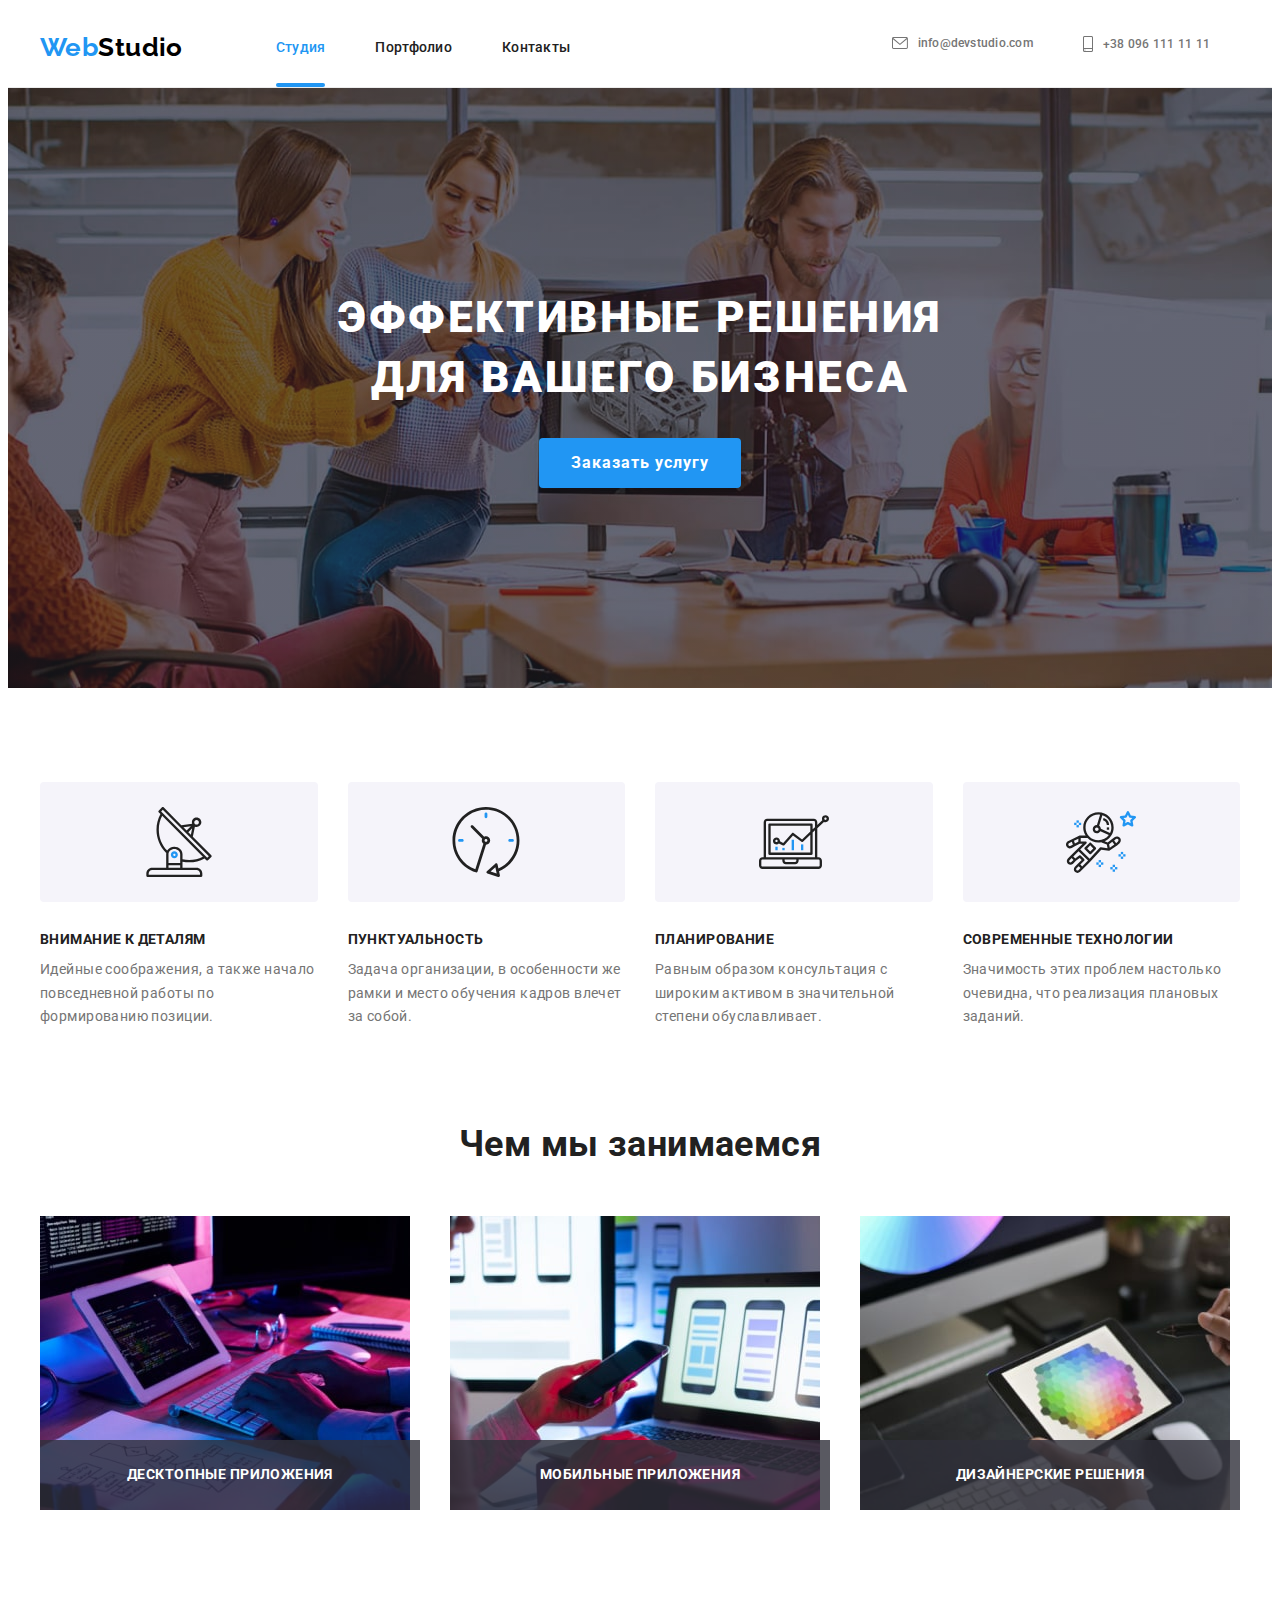
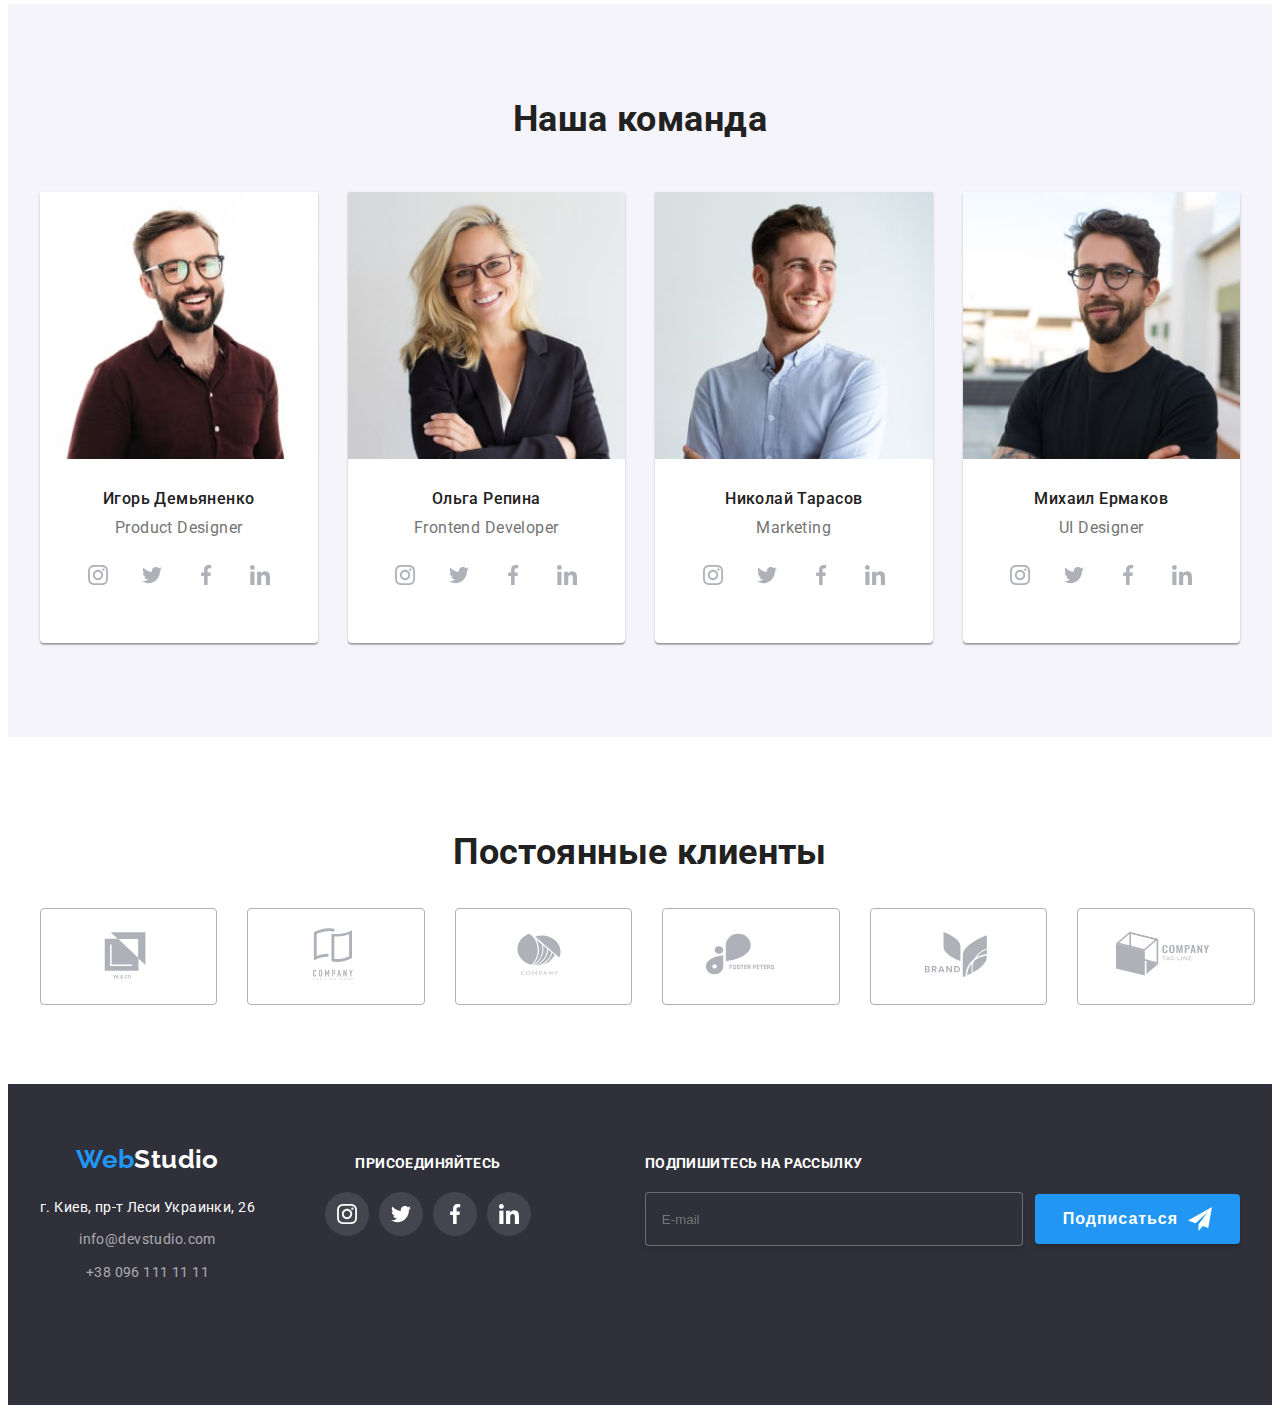
<file: index.html>
<!DOCTYPE html>
<html lang="ru">
  <head>
    <meta charset="UTF-8" />
    <meta http-equiv="X-UA-Compatible" content="IE=edge" />
    <meta name="viewport" content="width=device-width, initial-scale=1.0" />
    <title>Document</title>
    <link rel="preconnect" href="https://fonts.googleapis.com" />
    <link rel="preconnect" href="https://fonts.gstatic.com" crossorigin />
    <link
      href="https://fonts.googleapis.com/css2?family=Raleway:wght@700&family=Roboto:wght@400;500;700;900&display=swap"
      rel="stylesheet"
    />
    <link
      rel="stylesheet"
      href="https://cdnjs.cloudflare.com/ajax/libs/modern-normalize/1.1.0/modern-normalize.min.css"
      integrity="sha512-wpPYUAdjBVSE4KJnH1VR1HeZfpl1ub8YT/NKx4PuQ5NmX2tKuGu6U/JRp5y+Y8XG2tV+wKQpNHVUX03MfMFn9Q=="
      crossorigin="anonymous"
      referrerpolicy="no-referrer"
    />
    <link rel="stylesheet" href="./css/main.min.css" />
  </head>

  <body>
    <!-- Header -->
    <header class="header">
      <div class="container header__container">
        <nav class="navigation header__navigation">
          <a href="#" lang="en" class="navigation__logo"
            ><span class="navigation__web">Web</span>Studio</a
          >
          <button type="button" class="menu-open-btn" menu-open-btn>
            <svg class="menu-open__icon" width="24" height="16">
              <use href="./image/symbol-defs.svg#icon-menu-mobail"></use>
            </svg>
          </button>
          <ul class="sitenav-list">
            <li class="sitenav-list__item">
              <a href="./index.html" class="sitenav-list__link current"
                >Студия</a
              >
            </li>
            <li class="sitenav-list__item">
              <a href="./portfolio.html" class="sitenav-list__link"
                >Портфолио</a
              >
            </li>
            <li class="sitenav-list__item">
              <a href="" class="sitenav-list__link">Контакты</a>
            </li>
          </ul>
        </nav>
        <ul class="contact-list">
          <li class="contact-list__item">
            <a href="mailto:info@devstudio.com" class="contact-list__mail">
              <svg class="contact-list__iconmail" width="16" height="12">
                <use href="./image/symbol-defs.svg#icon-mail"></use>
              </svg>
              info@devstudio.com</a
            >
          </li>
          <li class="contact-list__item">
            <a href="tel:+380961111111" class="contact-list__tel">
              <svg class="contact-list__icontel" width="10" height="16">
                <use href="./image/symbol-defs.svg#icon-tel"></use>
              </svg>
              +38 096 111 11 11
            </a>
          </li>
        </ul>
        <!-- mobail menu -->
        <div class="mob-menu is-hidden" mob-menu>
          <div class="container">
            <div class="menu-content">
              <nav class="navigation header__navigation">
                <button class="menu-close-btn" type="button" menu-close-btn>
                  <svg class="menu-content__icon" width="18" height="18">
                    <use href="./image/symbol-defs.svg#icon-close-mobail"></use>
                  </svg>
                </button>
                <ul class="mobsitenav-list">
                  <li class="mobsitenav-list__item">
                    <a href="./index.html" class="mobsitenav-list__link"
                      >Студия</a
                    >
                  </li>
                  <li class="mobsitenav-list__item">
                    <a href="./portfolio.html" class="mobsitenav-list__link"
                      >Портфолио</a
                    >
                  </li>
                  <li class="mobsitenav-list__item">
                    <a href="" class="mobsitenav-list__link">Контакты</a>
                  </li>
                </ul>
              </nav>
              <div class="menu-contact">
                <ul class="mobcontact-list">
                  <li class="mobcontact-list__item">
                    <a href="tel:+380961111111" class="mobcontact-list__tel">
                      +38 096 111 11 11
                    </a>
                  </li>
                  <li class="mobcontact-list__item">
                    <a
                      href="mailto:info@devstudio.com"
                      class="mobcontact-list__mail"
                    >
                      info@devstudio.com</a
                    >
                  </li>
                </ul>
                <ul class="mobcontact-soclist">
                  <li class="mobcontact-soclist__item">
                    <a href="" class="mobcontact-soclist__link">Instagram</a>
                  </li>
                  <li class="mobcontact-soclist__item">
                    <a href="" class="mobcontact-soclist__link">Twitter</a>
                  </li>
                  <li class="mobcontact-soclist__item">
                    <a href="" class="mobcontact-soclist__link">Facebook</a>
                  </li>
                  <li class="mobcontact-soclist__item">
                    <a href="" class="mobcontact-soclist__link">LinkedIn</a>
                  </li>
                </ul>
              </div>
            </div>
          </div>
        </div>
      </div>
    </header>

    <!-- Main content -->
    <main class="main">
      <!-- section Hero -->
      <section class="hero">
        <div class="container">
          <h1 class="hero__title">Эффективные решения для вашего бизнеса</h1>
          <button type="button" class="button" data-modal-open>
            Заказать услугу
          </button>
        </div>
      </section>
      <!-- Benefits -->
      <section class="benefits section">
        <div class="container">
          <h2 class="visually-hidden">особенности</h2>
          <ul class="benefits__list">
            <li class="benefits__item">
              <div class="benefits__container">
                <svg class="benefits__icon" width="70" height="70">
                  <use href="./image/symbol-defs.svg#icon-antenna"></use>
                </svg>
              </div>
              <h3 class="benefits__title">Внимание к деталям</h3>
              <p class="benefits__text">
                Идейные соображения, а также начало повседневной работы по
                формированию позиции.
              </p>
            </li>
            <li class="benefits__item">
              <div class="benefits__container">
                <svg class="benefits__icon" width="70" height="70">
                  <use href="./image/symbol-defs.svg#icon-clock"></use>
                </svg>
              </div>
              <h3 class="benefits__title">Пунктуальность</h3>
              <p class="benefits__text">
                Задача организации, в особенности же рамки и место обучения
                кадров влечет за собой.
              </p>
            </li>
            <li class="benefits__item">
              <div class="benefits__container">
                <svg class="benefits__icon" width="70" height="70">
                  <use href="./image/symbol-defs.svg#icon-diagram"></use>
                </svg>
              </div>
              <h3 class="benefits__title">Планирование</h3>
              <p class="benefits__text">
                Равным образом консультация с широким активом в значительной
                степени обуславливает.
              </p>
            </li>
            <li class="benefits__item">
              <div class="benefits__container">
                <svg class="benefits__icon" width="70" height="70">
                  <use href="./image/symbol-defs.svg#icon-astronaut"></use>
                </svg>
              </div>
              <h3 class="benefits__title">Современные технологии</h3>
              <p class="benefits__text">
                Значимость этих проблем настолько очевидна, что реализация
                плановых заданий.
              </p>
            </li>
          </ul>
        </div>
      </section>
      <!-- Project -->
      <section class="project section">
        <div class="container">
          <h2 class="project__title">Чем мы занимаемся</h2>
          <ul class="project__list">
            <li class="project__item">
              <img
                src="./image/img.jpg"
                alt="розробка ПЗ"
                width="370"
                height="270"
              />
              <div class="project__container">
                <p class="project__text">Десктопные приложения</p>
              </div>
            </li>

            <li class="project__item">
              <img
                src="./image/img1.jpg"
                alt="розробка Мобільних додатків"
                width="370"
                height="270"
              />
              <div class="project__container">
                <p class="project__text">Мобильные приложения</p>
              </div>
            </li>
            <li class="project__item">
              <img
                src="./image/img2.jpg"
                alt="розробка дезайну"
                width="370"
                height="270"
              />
              <div class="project__container">
                <p class="project__text">Дизайнерские решения</p>
              </div>
            </li>
          </ul>
        </div>
      </section>
      <!-- team -->
      <section class="team section">
        <div class="container">
          <h2 class="team__title">Наша команда</h2>
          <ul class="team__list">
            <li class="team__item">
              <picture>
                <source
                  srcset="
                    ./image/team-1-desktop-1x.jpg 1x,
                    ./image/team-1-desktop-2x.jpg 2x
                  "
                  media="(min-width:1200px)"
                />
                <source
                  srcset="
                    ./image/team-1-tablet-1x.jpg 1x,
                    ./image/team-1-tablet-2x.jpg 2x
                  "
                  media="(min-width:768px)"
                />
                <source
                  srcset="
                    ./image/team-1-mobile-1x.jpg 1x,
                    ./image/team-1-mobile-2x.jpg 2x
                  "
                  media="(min-width:320px)"
                />
                <img
                  src="./image/team-1-mobile-1x.jpg"
                  alt="Фото Игорь Демьяненко"
                  class="team__img"
                />
              </picture>

              <h3 class="team__name">Игорь Демьяненко</h3>
              <p lang="en" class="team__text">Product Designer</p>
              <ul class="team-contact team__soccontact">
                <li class="team-contact__item">
                  <a href="" class="team-contact__link">
                    <svg class="team-contact__icon" width="20" height="20">
                      <use href="./image/symbol-defs.svg#icon-instagram"></use>
                    </svg>
                  </a>
                </li>
                <li class="team-contact__item">
                  <a href="" class="team-contact__link">
                    <svg class="team-contact__icon" width="20" height="20">
                      <use href="./image/symbol-defs.svg#icon-twitter"></use>
                    </svg>
                  </a>
                </li>
                <li class="team-contact__item">
                  <a href="" class="team-contact__link">
                    <svg class="team-contact__icon" width="20" height="20">
                      <use href="./image/symbol-defs.svg#icon-facebook"></use>
                    </svg>
                  </a>
                </li>
                <li class="team-contact__item">
                  <a href="" class="team-contact__link">
                    <svg class="team-contact__icon" width="20" height="20">
                      <use href="./image/symbol-defs.svg#icon-linkedin"></use>
                    </svg>
                  </a>
                </li>
              </ul>
            </li>
            <li class="team__item">
              <picture>
                <source
                  srcset="
                    ./image/team-2-desktop-1x.jpg 1x,
                    ./image/team-2-desktop-2x.jpg 2x
                  "
                  media="(min-width:1200px)"
                />
                <source
                  srcset="
                    ./image/team-2-tablet-1x.jpg 1x,
                    ./image/team-2-tablet-2x.jpg 2x
                  "
                  media="(min-width:768px)"
                />
                <source
                  srcset="
                    ./image/team-2-mobile-1x.jpg 1x,
                    ./image/team-2-mobile-2x.jpg 2x
                  "
                  media="(min-width:320px)"
                />
                <img
                  src="./image/team-2-mobile-1x.jpg"
                  alt="Фото Ольга Репина"
                  class="team__img"
                />
              </picture>

              <h3 class="team__name">Ольга Репина</h3>
              <p lang="en" class="team__text">Frontend Developer</p>
              <ul class="team-contact team__soccontact">
                <li class="team-contact__item">
                  <a href="" class="team-contact__link">
                    <svg class="team-contact__icon" width="20" height="20">
                      <use href="./image/symbol-defs.svg#icon-instagram"></use>
                    </svg>
                  </a>
                </li>
                <li class="team-contact__item">
                  <a href="" class="team-contact__link">
                    <svg class="team-contact__icon" width="20" height="20">
                      <use href="./image/symbol-defs.svg#icon-twitter"></use>
                    </svg>
                  </a>
                </li>
                <li class="team-contact__item">
                  <a href="" class="team-contact__link">
                    <svg class="team-contact__icon" width="20" height="20">
                      <use href="./image/symbol-defs.svg#icon-facebook"></use>
                    </svg>
                  </a>
                </li>
                <li class="team-contact__item">
                  <a href="" class="team-contact__link">
                    <svg class="team-contact__icon" width="20" height="20">
                      <use href="./image/symbol-defs.svg#icon-linkedin"></use>
                    </svg>
                  </a>
                </li>
              </ul>
            </li>
            <li class="team__item">
              <picture>
                <source
                  srcset="
                    ./image/team-3-desktop-1x.jpg 1x,
                    ./image/team-3-desktop-2x.jpg 2x
                  "
                  media="(min-width:1200px)"
                />
                <source
                  srcset="
                    ./image/team-3-tablet-1x.jpg 1x,
                    ./image/team-3-tablet-2x.jpg 2x
                  "
                  media="(min-width:768px)"
                />
                <source
                  srcset="
                    ./image/team-3-mobile-1x.jpg 1x,
                    ./image/team-3-mobile-2x.jpg 2x
                  "
                  media="(min-width:320px)"
                />
                <img
                  src="./image/team-3-mobile-1x.jpg"
                  alt="Фото Николай Тарасов"
                  class="team__img"
                />
              </picture>

              <h3 class="team__name">Николай Тарасов</h3>
              <p lang="en" class="team__text">Marketing</p>
              <ul class="team-contact team__soccontact">
                <li class="team-contact__item">
                  <a href="" class="team-contact__link">
                    <svg class="team-contact__icon" width="20" height="20">
                      <use href="./image/symbol-defs.svg#icon-instagram"></use>
                    </svg>
                  </a>
                </li>
                <li class="team-contact__item">
                  <a href="" class="team-contact__link">
                    <svg class="team-contact__icon" width="20" height="20">
                      <use href="./image/symbol-defs.svg#icon-twitter"></use>
                    </svg>
                  </a>
                </li>
                <li class="team-contact__item">
                  <a href="" class="team-contact__link">
                    <svg class="team-contact__icon" width="20" height="20">
                      <use href="./image/symbol-defs.svg#icon-facebook"></use>
                    </svg>
                  </a>
                </li>
                <li class="team-contact__item">
                  <a href="" class="team-contact__link">
                    <svg class="team-contact__icon" width="20" height="20">
                      <use href="./image/symbol-defs.svg#icon-linkedin"></use>
                    </svg>
                  </a>
                </li>
              </ul>
            </li>
            <li class="team__item">
              <picture>
                <source
                  srcset="
                    ./image/team-4-desktop-1x.jpg 1x,
                    ./image/team-4-desktop-2x.jpg 2x
                  "
                  media="(min-width:1200px)"
                />
                <source
                  srcset="
                    ./image/team-4-tablet-1x.jpg 1x,
                    ./image/team-4-tablet-2x.jpg 2x
                  "
                  media="(min-width:768px)"
                />
                <source
                  srcset="
                    ./image/team-4-mobile-1x.jpg 1x,
                    ./image/team-4-mobile-2x.jpg 2x
                  "
                  media="(min-width:320px)"
                />
                <img
                  src="./image/team-4-mobile-1x.jpg"
                  alt="Фото Михаил Ермаков"
                  class="team__img"
                />
              </picture>

              <h3 class="team__name">Михаил Ермаков</h3>
              <p lang="en" class="team__text">UI Designer</p>
              <ul class="team-contact team__soccontact">
                <li class="team-contact__item">
                  <a href="" class="team-contact__link">
                    <svg class="team-contact__icon" width="20" height="20">
                      <use href="./image/symbol-defs.svg#icon-instagram"></use>
                    </svg>
                  </a>
                </li>
                <li class="team-contact__item">
                  <a href="" class="team-contact__link">
                    <svg class="team-contact__icon" width="20" height="20">
                      <use href="./image/symbol-defs.svg#icon-twitter"></use>
                    </svg>
                  </a>
                </li>
                <li class="team-contact__item">
                  <a href="" class="team-contact__link">
                    <svg class="team-contact__icon" width="20" height="20">
                      <use href="./image/symbol-defs.svg#icon-facebook"></use>
                    </svg>
                  </a>
                </li>
                <li class="team-contact__item">
                  <a href="" class="team-contact__link">
                    <svg class="team-contact__icon" width="20" height="20">
                      <use href="./image/symbol-defs.svg#icon-linkedin"></use>
                    </svg>
                  </a>
                </li>
              </ul>
            </li>
          </ul>
        </div>
      </section>
      <!-- Customer -->
      <section class="customer section">
        <div class="container">
          <h2 class="customer__title">Постоянные клиенты</h2>
          <ul class="customer__list">
            <li class="customer__item">
              <a href="" class="customer__navigation">
                <svg class="customer__icon" width="106" height="60">
                  <use href="./image/symbol-defs.svg#icon-Logo-1"></use>
                </svg>
              </a>
            </li>
            <li class="customer__item">
              <a href="" class="customer__navigation">
                <svg class="customer__icon" width="106" height="60">
                  <use href="./image/symbol-defs.svg#icon-Logo-2"></use>
                </svg>
              </a>
            </li>
            <li class="customer__item">
              <a href="" class="customer__navigation">
                <svg class="customer__icon" width="106" height="60">
                  <use href="./image/symbol-defs.svg#icon-Logo-3"></use>
                </svg>
              </a>
            </li>
            <li class="customer__item">
              <a href="" class="customer__navigation">
                <svg class="customer__icon" width="106" height="60">
                  <use href="./image/symbol-defs.svg#icon-Logo-4"></use>
                </svg>
              </a>
            </li>
            <li class="customer__item">
              <a href="" class="customer__navigation">
                <svg class="customer__icon" width="106" height="60">
                  <use href="./image/symbol-defs.svg#icon-Logo-5"></use>
                </svg>
              </a>
            </li>
            <li class="customer__item">
              <a href="" class="customer__navigation">
                <svg class="customer__icon" width="106" height="60">
                  <use href="./image/symbol-defs.svg#icon-Logo-6"></use>
                </svg>
              </a>
            </li>
          </ul>
        </div>
      </section>
    </main>
    <!-- Footer -->
    <footer class="footer">
      <div class="container footer__container">
        <div class="footer__adress">
          <a href="#" lang="en" class="footer__logo"
            ><span class="footer__web">Web</span>Studio</a
          >
          <address>
            <ul class="footer-nav">
              <li class="footer-nav__item">
                <a href="" class="footer-nav__address"
                  >г. Киев, пр-т Леси Украинки, 26</a
                >
              </li>
              <li class="footer-nav__item">
                <a href="mailto:info@devstudio.com" class="footer-nav__mail"
                  >info@devstudio.com</a
                >
              </li>
              <li class="footer-nav__item">
                <a href="tel:+380961111111" class="footer-nav__tel"
                  >+38 096 111 11 11</a
                >
              </li>
            </ul>
          </address>
        </div>
        <div class="footer-contact footer__soccontact">
          <strong class="footer-contact__title">присоединяйтесь</strong>
          <ul class="footer-contact__list">
            <li class="footer-contact__item">
              <a href="" class="footer-contact__link">
                <svg class="footer-contact__icon" width="20" height="20">
                  <use href="./image/symbol-defs.svg#icon-instagram"></use>
                </svg>
              </a>
            </li>
            <li class="footer-contact__item">
              <a href="" class="footer-contact__link">
                <svg class="footer-contact__icon" width="20" height="20">
                  <use href="./image/symbol-defs.svg#icon-twitter"></use>
                </svg>
              </a>
            </li>
            <li class="footer-contact__item">
              <a href="" class="footer-contact__link">
                <svg class="footer-contact__icon" width="20" height="20">
                  <use href="./image/symbol-defs.svg#icon-facebook"></use>
                </svg>
              </a>
            </li>
            <li class="footer-contact__item">
              <a href="" class="footer-contact__link">
                <svg class="footer-contact__icon" width="20" height="20">
                  <use href="./image/symbol-defs.svg#icon-linkedin"></use>
                </svg>
              </a>
            </li>
          </ul>
        </div>
        <div class="footer-modal">
          <strong class="footer-modal__title">Подпишитесь на рассылку</strong>

          <div>
            <form class="footer-modal__form">
              <input
                type="email"
                name="user-email"
                placeholder="E-mail"
                class="footer-modal__input"
                required
              />
              <button type="submit" class="footer-modal__button">
                Подписаться
                <svg class="footer-modal__icon" width="24" height="24">
                  <use href="./image/symbol-defs.svg#icon-icon-telgram"></use>
                </svg>
              </button>
            </form>
          </div>
        </div>
      </div>
    </footer>
    <!-- Modal window -->
    <div class="backdrop is-hidden" data-modal>
      <div class="modal">
        <button type="button" class="modal-btn" data-modal-close>
          <svg class="modal-btn__close" width="11" height="11">
            <use href="./image/symbol-defs.svg#icon-modal-close-btn"></use>
          </svg>
        </button>
        <div class="modal-content">
          <p class="modal-content__title">
            Оставьте свои данные, мы вам перезвоним
          </p>
          <form class="modal-form">
            <label for="username" class="label-user">Имя</label>
            <div class="modal-user">
              <input
                type="text"
                name="username"
                id="username"
                required
                class="modal-user__input"
              />
              <svg class="modal-user__icon" width="18" height="18">
                <use href="./image/symbol-defs.svg#icon-person-modal"></use>
              </svg>
            </div>
            <label for="usertel" class="label-user">Телефон</label>
            <div class="modal-user">
              <input
                type="tel"
                name="usertel"
                id="usertel"
                required
                class="modal-user__input"
              />
              <svg class="modal-user__icon" width="18" height="18">
                <use href="./image/symbol-defs.svg#icon-phone-modal"></use>
              </svg>
            </div>
            <label for="useremail" class="label-user">Почта</label>
            <div class="modal-user">
              <input
                type="text"
                name="useremail"
                id="useremail"
                required
                class="modal-user__input"
              />
              <svg class="modal-user__icon" width="18" height="18">
                <use href="./image/symbol-defs.svg#icon-email-modal"></use>
              </svg>
            </div>
            <div class="modal-coment">
              <label for="coment" class="label-user">Комментарий</label>
              <textarea
                name="coment"
                class="modal-coment__textarea"
                id="coment"
                placeholder="Введите текст"
              ></textarea>
            </div>
            <div class="modal-agreement modal__agreement">
              <input
                type="checkbox"
                name="check"
                id="check"
                class="modal-agreement__check visually-hidden"
              />
              <label for="check" class="modal-agreement__label"
                ><span class="modal-agreement__wrappericon">
                  <svg class="modal-agreement__icon" width="16" height="15">
                    <use href="./image/symbol-defs.svg#icon-checked"></use>
                  </svg>
                </span>
                Соглашаюсь с рассылкой и принимаю
                <a href="" class="modal-agreement__link">Условия договора</a>
              </label>
            </div>
            <div class="modal-submit">
              <label class="modal-submit__label"
                ><button type="submit" class="modal-submit__button">
                  Отправить
                </button>
              </label>
            </div>
          </form>
        </div>
      </div>
    </div>
    <script src="./js/modal.js"></script>
    <script src="./js/mobile-menu.js"></script>
  </body>
</html>
</file>
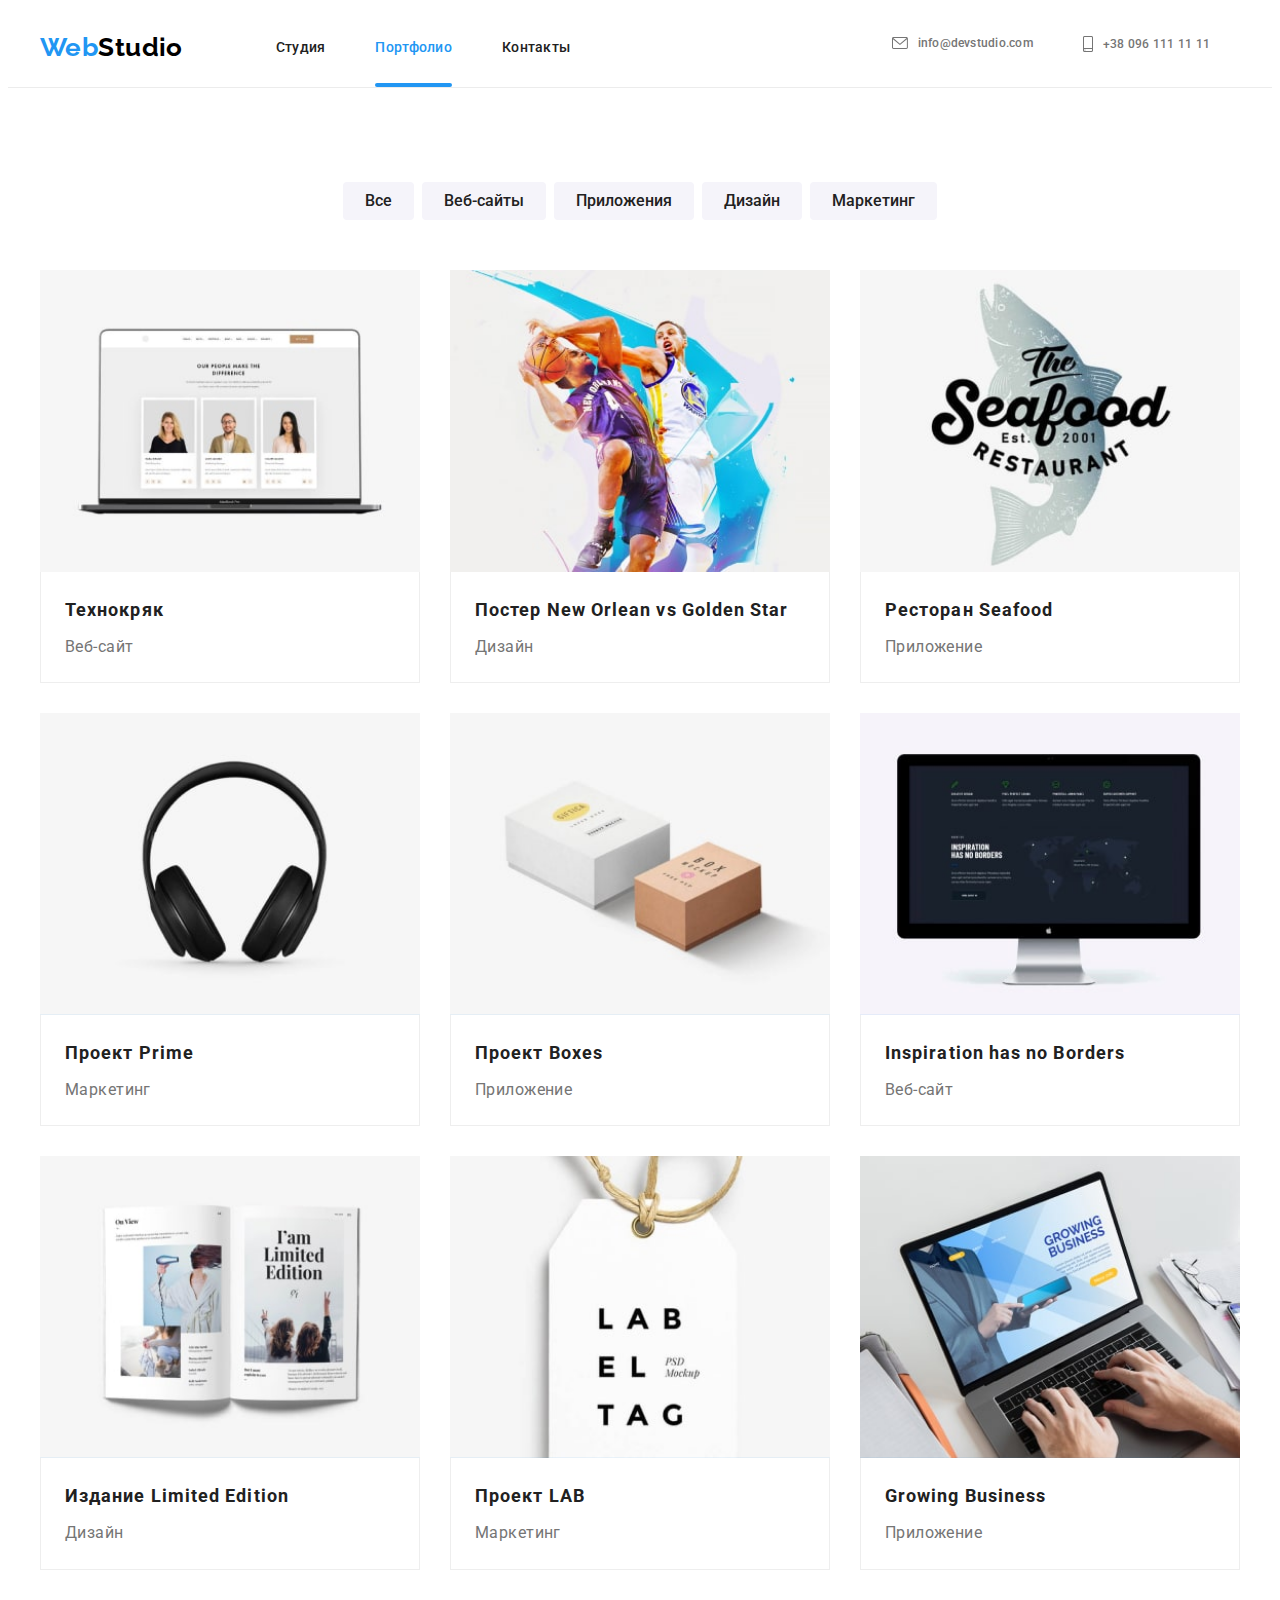
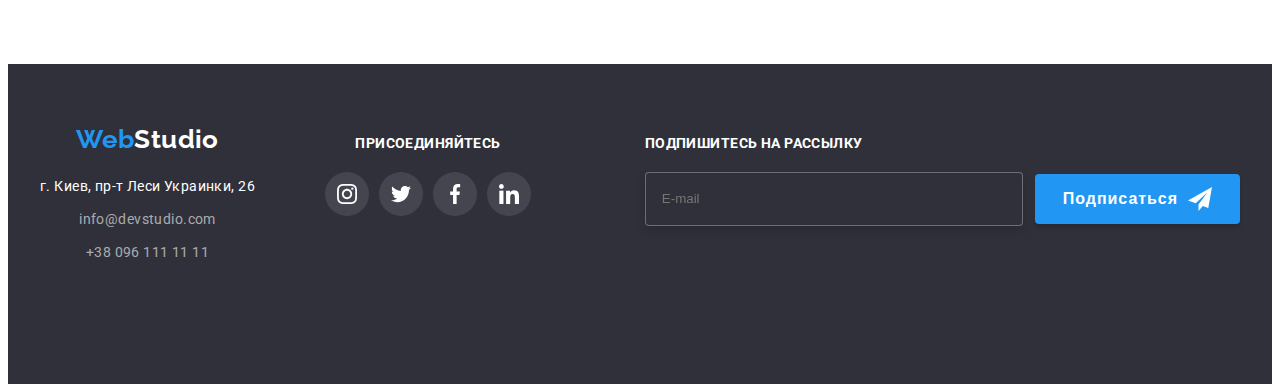
<file: portfolio.html>
<!DOCTYPE html>
<html lang="ru">
  <head>
    <meta charset="UTF-8" />
    <meta http-equiv="X-UA-Compatible" content="IE=edge" />
    <meta name="viewport" content="width=device-width, initial-scale=1.0" />
    <title>Document</title>
    <link
      href="https://fonts.googleapis.com/css2?family=Raleway:wght@700&family=Roboto:wght@400;500;700;900&display=swap"
      rel="stylesheet"
    />
    <link
      rel="stylesheet"
      href="https://cdnjs.cloudflare.com/ajax/libs/modern-normalize/1.1.0/modern-normalize.min.css"
      integrity="sha512-wpPYUAdjBVSE4KJnH1VR1HeZfpl1ub8YT/NKx4PuQ5NmX2tKuGu6U/JRp5y+Y8XG2tV+wKQpNHVUX03MfMFn9Q=="
      crossorigin="anonymous"
      referrerpolicy="no-referrer"
    />
    <link rel="stylesheet" href="./css/main.min.css" />
  </head>
  <body>
    <!-- Header -->
    <header class="header">
      <div class="container header__container">
        <nav class="navigation header__navigation">
          <a href="#" lang="en" class="navigation__logo"
            ><span class="navigation__web">Web</span>Studio</a
          >
          <button class="menu-open-btn" type="button" menu-open-btn>
            <svg class="menu-open__icon" width="24" height="16">
              <use href="./image/symbol-defs.svg#icon-menu-mobail"></use>
            </svg>
          </button>
          <ul class="sitenav-list">
            <li class="sitenav-list__item">
              <a href="./index.html" class="sitenav-list__link">Студия</a>
            </li>
            <li class="sitenav-list__item">
              <a href="./portfolio.html" class="sitenav-list__link current"
                >Портфолио</a
              >
            </li>
            <li class="sitenav-list__item">
              <a href="" class="sitenav-list__link">Контакты</a>
            </li>
          </ul>
        </nav>
        <ul class="contact-list">
          <li class="contact-list__item">
            <a href="mailto:info@devstudio.com" class="contact-list__mail">
              <svg class="contact-list__iconmail" width="16" height="12">
                <use href="./image/symbol-defs.svg#icon-mail"></use>
              </svg>
              info@devstudio.com</a
            >
          </li>
          <li class="contact-list__item">
            <a href="tel:+380961111111" class="contact-list__tel">
              <svg class="contact-list__icontel" width="10" height="16">
                <use href="./image/symbol-defs.svg#icon-tel"></use>
              </svg>
              +38 096 111 11 11
            </a>
          </li>
        </ul>
        <!-- mobail menu -->
        <div class="mob-menu is-hidden" mob-menu>
          <div class="container">
            <div class="menu-content">
              <nav class="navigation header__navigation">
                <button class="menu-close-btn" type="button" menu-close-btn>
                  <svg class="menu-content__icon" width="18" height="18">
                    <use href="./image/symbol-defs.svg#icon-close-mobail"></use>
                  </svg>
                </button>
                <ul class="mobsitenav-list">
                  <li class="mobsitenav-list__item">
                    <a href="./index.html" class="mobsitenav-list__link"
                      >Студия</a
                    >
                  </li>
                  <li class="mobsitenav-list__item">
                    <a href="./portfolio.html" class="mobsitenav-list__link"
                      >Портфолио</a
                    >
                  </li>
                  <li class="mobsitenav-list__item">
                    <a href="" class="mobsitenav-list__link">Контакты</a>
                  </li>
                </ul>
              </nav>
              <div class="menu-contact">
                <ul class="mobcontact-list">
                  <li class="mobcontact-list__item">
                    <a href="tel:+380961111111" class="mobcontact-list__tel">
                      +38 096 111 11 11
                    </a>
                  </li>
                  <li class="mobcontact-list__item">
                    <a
                      href="mailto:info@devstudio.com"
                      class="mobcontact-list__mail"
                    >
                      info@devstudio.com</a
                    >
                  </li>
                </ul>
                <ul class="mobcontact-soclist">
                  <li class="mobcontact-soclist__item">
                    <a href="" class="mobcontact-soclist__link">Instagram</a>
                  </li>
                  <li class="mobcontact-soclist__item">
                    <a href="" class="mobcontact-soclist__link">Twitter</a>
                  </li>
                  <li class="mobcontact-soclist__item">
                    <a href="" class="mobcontact-soclist__link">Facebook</a>
                  </li>
                  <li class="mobcontact-soclist__item">
                    <a href="" class="mobcontact-soclist__link">LinkedIn</a>
                  </li>
                </ul>
              </div>
            </div>
          </div>
        </div>
      </div>
    </header>

    <!-- Main content -->
    <main>
      <section class="portfolio-nav section">
        <div class="container">
          <h1 class="visually-hidden">Проекты Веб-студии</h1>
          <ul class="portfolio-nav__list">
            <li class="portfolio-nav__item">
              <button type="button" class="portfolio-nav__button">Все</button>
            </li>
            <li class="portfolio-nav__item">
              <button type="button" class="portfolio-nav__button">
                Веб-сайты
              </button>
            </li>
            <li class="portfolio-nav__item">
              <button type="button" class="portfolio-nav__button">
                Приложения
              </button>
            </li>
            <li class="portfolio-nav__item">
              <button type="button" class="portfolio-nav__button">
                Дизайн
              </button>
            </li>
            <li class="portfolio-nav__item">
              <button type="button" class="portfolio-nav__button">
                Маркетинг
              </button>
            </li>
          </ul>
          <!-- Project -->
          <ul class="portfolio-project">
            <li class="portfolio-project__item">
              <a href="" class="portfolio-project__link"
                ><div class="portfolio-project__container">
                  <picture>
                    <source
                      srcset="
                        ./image/portfolio-project-desktop-1-1x.jpg 1x,
                        ./image/portfolio-project-desktop-1-2x.jpg 2x
                      "
                      media="(min-width:1200px)"
                    />
                    <source
                      srcset="
                        ./image/portfolio-project-tablet-1-1x.jpg 1x,
                        ./image/portfolio-project-tablet-1-2x.jpg 2x
                      "
                      media="(min-width:768px)"
                    />
                    <source
                      srcset="
                        ./image/portfolio-project-mob-1-1x.jpg 1x,
                        ./image/portfolio-project-mob-1-2x.jpg 2x
                      "
                      media="(min-width:320px)"
                    />
                    <img
                      src="./image/portfolio-project-mob-1-1x.jpg"
                      alt="Изображение веб-сайта на ноутбуке"
                    />
                  </picture>
                  <p class="portfolio-project__text">
                    Lorem ipsum dolor sit amet, consectetur adipisicing elit.
                    Autem optio voluptates numquam in sed atque consequuntur
                    blanditiis dolorum soluta rerum!
                  </p>
                </div>
                <div class="project-name project-name__tablet">
                  <h2 class="project-name__title">Технокряк</h2>
                  <p class="project-name__text">Веб-сайт</p>
                </div>
              </a>
            </li>
            <li class="portfolio-project__item">
              <a href="" class="portfolio-project__link"
                ><div class="portfolio-project__container">
                  <picture>
                    <source
                      srcset="
                        ./image/portfolio-project-desktop-2-1x.jpg 1x,
                        ./image/portfolio-project-desktop-2-2x.jpg 2x
                      "
                      media="(min-width:1200px)"
                    />
                    <source
                      srcset="
                        ./image/portfolio-project-tablet-2-1x.jpg 1x,
                        ./image/portfolio-project-tablet-2-2x.jpg 2x
                      "
                      media="(min-width:768px)"
                    />
                    <source
                      srcset="
                        ./image/portfolio-project-mob-2-1x.jpg 1x,
                        ./image/portfolio-project-mob-2-2x.jpg 2x
                      "
                      media="(min-width:320px)"
                    />
                    <img
                      src="./image/portfolio-project-mob-2-1x.jpg"
                      alt="два баскетболиста"
                    />
                  </picture>
                  <p class="portfolio-project__text">
                    Lorem ipsum dolor sit amet, consectetur adipisicing elit.
                    Autem optio voluptates numquam in sed atque consequuntur
                    blanditiis dolorum soluta rerum!
                  </p>
                </div>
                <div class="project-name">
                  <h2 class="project-name__title">
                    Постер New Orlean vs Golden Star
                  </h2>
                  <p class="project-name__text">Дизайн</p>
                </div>
              </a>
            </li>
            <li class="portfolio-project__item">
              <a href="" class="portfolio-project__link"
                ><div class="portfolio-project__container">
                  <picture>
                    <source
                      srcset="
                        ./image/portfolio-project-desktop-3-1x.jpg 1x,
                        ./image/portfolio-project-desktop-3-2x.jpg 2x
                      "
                      media="(min-width:1200px)"
                    />
                    <source
                      srcset="
                        ./image/portfolio-project-tablet-3-1x.jpg 1x,
                        ./image/portfolio-project-tablet-3-2x.jpg 2x
                      "
                      media="(min-width:768px)"
                    />
                    <source
                      srcset="
                        ./image/portfolio-project-mob-3-1x.jpg 1x,
                        ./image/portfolio-project-mob-3-2x.jpg 2x
                      "
                      media="(min-width:320px)"
                    />
                    <img
                      src="./image/portfolio-project-mob-3-1x.jpg"
                      alt="логотип ресторана"
                    />
                  </picture>
                  <p class="portfolio-project__text">
                    Lorem ipsum dolor sit amet, consectetur adipisicing elit.
                    Autem optio voluptates numquam in sed atque consequuntur
                    blanditiis dolorum soluta rerum!
                  </p>
                </div>
                <div class="project-name">
                  <h2 class="project-name__title">Ресторан Seafood</h2>
                  <p class="project-name__text">Приложение</p>
                </div>
              </a>
            </li>
            <li class="portfolio-project__item">
              <a href="" class="portfolio-project__link"
                ><div class="portfolio-project__container">
                  <picture>
                    <source
                      srcset="
                        ./image/portfolio-project-desktop-4-1x.jpg 1x,
                        ./image/portfolio-project-desktop-4-2x.jpg 2x
                      "
                      media="(min-width:1200px)"
                    />
                    <source
                      srcset="
                        ./image/portfolio-project-tablet-4-1x.jpg 1x,
                        ./image/portfolio-project-tablet-4-2x.jpg 2x
                      "
                      media="(min-width:768px)"
                    />
                    <source
                      srcset="
                        ./image/portfolio-project-mob-4-1x.jpg 1x,
                        ./image/portfolio-project-mob-4-2x.jpg 2x
                      "
                      media="(min-width:320px)"
                    />
                    <img
                      src="./image/portfolio-project-mob-4-1x.jpg"
                      alt="наушники"
                    />
                  </picture>
                  <p class="portfolio-project__text">
                    Lorem ipsum dolor sit amet, consectetur adipisicing elit.
                    Autem optio voluptates numquam in sed atque consequuntur
                    blanditiis dolorum soluta rerum!
                  </p>
                </div>
                <div class="project-name">
                  <h2 class="project-name__title">Проект Prime</h2>
                  <p class="project-name__text">Маркетинг</p>
                </div>
              </a>
            </li>
            <li class="portfolio-project__item">
              <a href="" class="portfolio-project__link"
                ><div class="portfolio-project__container">
                  <picture>
                    <source
                      srcset="
                        ./image/portfolio-project-desktop-5-1x.jpg 1x,
                        ./image/portfolio-project-desktop-5-2x.jpg 2x
                      "
                      media="(min-width:1200px)"
                    />
                    <source
                      srcset="
                        ./image/portfolio-project-tablet-5-1x.jpg 1x,
                        ./image/portfolio-project-tablet-5-2x.jpg 2x
                      "
                      media="(min-width:768px)"
                    />
                    <source
                      srcset="
                        ./image/portfolio-project-mob-5-1x.jpg 1x,
                        ./image/portfolio-project-mob-5-2x.jpg 2x
                      "
                      media="(min-width:320px)"
                    />
                    <img
                      src="./image/portfolio-project-mob-5-1x.jpg"
                      alt="две коробки"
                    />
                  </picture>
                  <p class="portfolio-project__text">
                    Lorem ipsum dolor sit amet, consectetur adipisicing elit.
                    Autem optio voluptates numquam in sed atque consequuntur
                    blanditiis dolorum soluta rerum!
                  </p>
                </div>
                <div class="project-name">
                  <h2 class="project-name__title">Проект Boxes</h2>
                  <p class="project-name__text">Приложение</p>
                </div>
              </a>
            </li>
            <li class="portfolio-project__item">
              <a href="" class="portfolio-project__link"
                ><div class="portfolio-project__container">
                  <picture>
                    <source
                      srcset="
                        ./image/portfolio-project-desktop-6-1x.jpg 1x,
                        ./image/portfolio-project-desktop-6-2x.jpg 2x
                      "
                      media="(min-width:1200px)"
                    />
                    <source
                      srcset="
                        ./image/portfolio-project-tablet-6-1x.jpg 1x,
                        ./image/portfolio-project-tablet-6-2x.jpg 2x
                      "
                      media="(min-width:768px)"
                    />
                    <source
                      srcset="
                        ./image/portfolio-project-mob-6-1x.jpg 1x,
                        ./image/portfolio-project-mob-6-2x.jpg 2x
                      "
                      media="(min-width:320px)"
                    />
                    <img
                      src="./image/portfolio-project-mob-6-1x.jpg"
                      alt="веб сайт на мониторе компютера"
                    />
                  </picture>
                  <p class="portfolio-project__text">
                    Lorem ipsum dolor sit amet, consectetur adipisicing elit.
                    Autem optio voluptates numquam in sed atque consequuntur
                    blanditiis dolorum soluta rerum!
                  </p>
                </div>
                <div class="project-name">
                  <h2 class="project-name__title">
                    Inspiration has no Borders
                  </h2>
                  <p class="project-name__text">Веб-сайт</p>
                </div>
              </a>
            </li>
            <li class="portfolio-project__item">
              <a href="" class="portfolio-project__link"
                ><div class="portfolio-project__container">
                  <picture>
                    <source
                      srcset="
                        ./image/portfolio-project-desktop-7-1x.jpg 1x,
                        ./image/portfolio-project-desktop-7-2x.jpg 2x
                      "
                      media="(min-width:1200px)"
                    />
                    <source
                      srcset="
                        ./image/portfolio-project-tablet-7-1x.jpg 1x,
                        ./image/portfolio-project-tablet-7-2x.jpg 2x
                      "
                      media="(min-width:768px)"
                    />
                    <source
                      srcset="
                        ./image/portfolio-project-mob-7-1x.jpg 1x,
                        ./image/portfolio-project-mob-7-2x.jpg 2x
                      "
                      media="(min-width:320px)"
                    />
                    <img
                      src="./image/portfolio-project-mob-7-1x.jpg"
                      alt="дизайн в виде книги"
                    />
                  </picture>
                  <p class="portfolio-project__text">
                    Lorem ipsum dolor sit amet, consectetur adipisicing elit.
                    Autem optio voluptates numquam in sed atque consequuntur
                    blanditiis dolorum soluta rerum!
                  </p>
                </div>
                <div class="project-name">
                  <h2 class="project-name__title">Издание Limited Edition</h2>
                  <p class="project-name__text">Дизайн</p>
                </div>
              </a>
            </li>
            <li class="portfolio-project__item">
              <a href="" class="portfolio-project__link"
                ><div class="portfolio-project__container">
                  <picture>
                    <source
                      srcset="
                        ./image/portfolio-project-desktop-8-1x.jpg 1x,
                        ./image/portfolio-project-desktop-8-2x.jpg 2x
                      "
                      media="(min-width:1200px)"
                    />
                    <source
                      srcset="
                        ./image/portfolio-project-tablet-8-1x.jpg 1x,
                        ./image/portfolio-project-tablet-8-2x.jpg 2x
                      "
                      media="(min-width:768px)"
                    />
                    <source
                      srcset="
                        ./image/portfolio-project-mob-8-1x.jpg 1x,
                        ./image/portfolio-project-mob-8-2x.jpg 2x
                      "
                      media="(min-width:320px)"
                    />
                    <img
                      src="./image/portfolio-project-mob-8-1x.jpg"
                      alt="дизайн лого маркетинг"
                    />
                  </picture>

                  <p class="portfolio-project__text">
                    Lorem ipsum dolor sit amet, consectetur adipisicing elit.
                    Autem optio voluptates numquam in sed atque consequuntur
                    blanditiis dolorum soluta rerum!
                  </p>
                </div>
                <div class="project-name">
                  <h2 class="project-name__title">Проект LAB</h2>
                  <p class="project-name__text">Маркетинг</p>
                </div>
              </a>
            </li>
            <li class="portfolio-project__item">
              <a href="" class="portfolio-project__link"
                ><div class="portfolio-project__container">
                  <picture>
                    <source
                      srcset="
                        ./image/portfolio-project-desktop-9-1x.jpg 1x,
                        ./image/portfolio-project-desktop-9-2x.jpg 2x
                      "
                      media="(min-width:1200px)"
                    />
                    <source
                      srcset="
                        ./image/portfolio-project-tablet-9-1x.jpg 1x,
                        ./image/portfolio-project-tablet-9-2x.jpg 2x
                      "
                      media="(min-width:768px)"
                    />
                    <source
                      srcset="
                        ./image/portfolio-project-mob-9-1x.jpg 1x,
                        ./image/portfolio-project-mob-9-2x.jpg 2x
                      "
                      media="(min-width:320px)"
                    />
                    <img
                      src="./image/portfolio-project-mob-9-1x.jpg"
                      alt="приложение на ноутбуке"
                    />
                  </picture>
                  <p class="portfolio-project__text">
                    Lorem ipsum dolor sit amet, consectetur adipisicing elit.
                    Autem optio voluptates numquam in sed atque consequuntur
                    blanditiis dolorum soluta rerum!
                  </p>
                </div>
                <div class="project-name">
                  <h2 class="project-name__title">Growing Business</h2>
                  <p class="project-name__text">Приложение</p>
                </div>
              </a>
            </li>
          </ul>
        </div>
      </section>
    </main>
    <!-- Footer -->
    <footer class="footer">
      <div class="container footer__container">
        <div class="footer__adress">
          <a href="#" lang="en" class="footer__logo"
            ><span class="footer__web">Web</span>Studio</a
          >
          <address>
            <ul class="footer-nav">
              <li class="footer-nav__item">
                <a href="" class="footer-nav__address"
                  >г. Киев, пр-т Леси Украинки, 26</a
                >
              </li>
              <li class="footer-nav__item">
                <a href="mailto:info@devstudio.com" class="footer-nav__mail"
                  >info@devstudio.com</a
                >
              </li>
              <li class="footer-nav__item">
                <a href="tel:+380961111111" class="footer-nav__tel"
                  >+38 096 111 11 11</a
                >
              </li>
            </ul>
          </address>
        </div>
        <div class="footer-contact footer__soccontact">
          <strong class="footer-contact__title">присоединяйтесь</strong>
          <ul class="footer-contact__list">
            <li class="footer-contact__item">
              <a href="" class="footer-contact__link">
                <svg class="footer-contact__icon" width="20" height="20">
                  <use href="./image/symbol-defs.svg#icon-instagram"></use>
                </svg>
              </a>
            </li>
            <li class="footer-contact__item">
              <a href="" class="footer-contact__link">
                <svg class="footer-contact__icon" width="20" height="20">
                  <use href="./image/symbol-defs.svg#icon-twitter"></use>
                </svg>
              </a>
            </li>
            <li class="footer-contact__item">
              <a href="" class="footer-contact__link">
                <svg class="footer-contact__icon" width="20" height="20">
                  <use href="./image/symbol-defs.svg#icon-facebook"></use>
                </svg>
              </a>
            </li>
            <li class="footer-contact__item">
              <a href="" class="footer-contact__link">
                <svg class="footer-contact__icon" width="20" height="20">
                  <use href="./image/symbol-defs.svg#icon-linkedin"></use>
                </svg>
              </a>
            </li>
          </ul>
        </div>
        <div class="footer-modal">
          <strong class="footer-modal__title">Подпишитесь на рассылку</strong>

          <div>
            <form class="footer-modal__form">
              <input
                type="email"
                name="user-email"
                placeholder="E-mail"
                class="footer-modal__input"
                required
              />
              <button type="submit" class="footer-modal__button">
                Подписаться
                <svg class="footer-modal__icon" width="24" height="24">
                  <use href="./image/symbol-defs.svg#icon-icon-telgram"></use>
                </svg>
              </button>
            </form>
          </div>
        </div>
      </div>
    </footer>
    <script src="./js/mobile-menu.js"></script>
  </body>
</html>
</file>
<file: css/main.min.css>
body{background-color:var(--first-background-color);font-family:Roboto, Raleway, sans-serif;font-size:14px;letter-spacing:0.03em;color:#757575}.no-scroll{overflow:hidden}.container{max-width:480px;padding-left:15px;padding-right:15px;margin:0 auto}@media screen and (min-width: 768px){.container{max-width:768px}}@media screen and (min-width: 1200px){.container{max-width:1200px}}img{max-width:100%;height:auto;display:block}.section{padding-top:60px;padding-bottom:60px}@media screen and (min-width: 1200px){.section{padding-bottom:94px;padding-top:94px}}.visually-hidden{position:absolute;width:1px;height:1px;margin:-1px;border:0;padding:0;white-space:nowrap;clip-path:inset(100%);clip:rect(0 0 0 0);overflow:hidden}p,h1,h2,h3,h4,h5,h6{margin:0}ul,ol{list-style:none;padding-left:0;margin:0}a{text-decoration:none}.button{font-family:inherit;background-color:#2196f3;color:#fff;cursor:pointer;font-weight:700;font-size:16px;line-height:1.88;letter-spacing:.06em;text-align:center;padding:10px 32px;box-shadow:0px 4px 4px rgba(0,0,0,0.15);border-radius:4px;margin:0 auto;display:block;border:none}.header{padding-top:16px;padding-bottom:16px;border-bottom:1px solid #ececec}@media screen and (min-width: 768px){.header{padding-top:21px;padding-bottom:21px}}@media screen and (min-width: 1200px){.header{padding-top:24px;padding-bottom:24px}}@media screen and (max-width: 1199px){.header__navigation{width:100%}}.navigation{display:flex;align-items:center}.navigation__logo{font-family:"Raleway";margin-right:88px;font-weight:700;font-size:24px;line-height:1.17;color:#000;text-decoration:none}@media screen and (min-width: 1200px){.navigation__logo{font-weight:700;font-size:26px;line-height:1.2;margin-right:93px;display:flex;align-items:center;justify-content:center}}.navigation__web{color:#2196f3}@media screen and (max-width: 767px){.header__container{position:relative;flex-wrap:wrap;display:flex;align-items:center}}@media screen and (min-width: 768px){.header__container{display:flex;align-items:center}}@media screen and (min-width: 1200px){.header__container{display:flex;align-items:center;justify-content:center}}.sitenav-list{list-style:none;text-decoration:none;display:flex}@media screen and (max-width: 767px){.sitenav-list{display:none}}.sitenav-list__link{position:relative;padding-top:32px;padding-bottom:32px;transition:color 250ms cubic-bezier(0.4, 0, 0.2, 1);font-weight:500;line-height:1.14;letter-spacing:.02em;color:#212121}.sitenav-list__link.current{color:#2196f3}.sitenav-list__link.current::after{content:"";display:block;position:absolute;width:100%;height:4px;border-radius:2px;left:0;bottom:0;background-color:#2196f3}.sitenav-list__link:hover,.sitenav-list__link:focus{color:#2196f3}.sitenav-list__item{font-weight:500;line-height:1.14;letter-spacing:.02em;color:#212121}.sitenav-list__item:not(:last-child){margin-right:50px}.contact-list{display:flex;flex-direction:column;align-items:flex-start;margin-right:0;margin-left:auto;list-style:none;text-decoration:none}@media screen and (max-width: 767px){.contact-list{display:none}}@media screen and (min-width: 1200px){.contact-list{flex-direction:row}}.contact-list__item:not(:last-child){margin-bottom:10px}@media screen and (min-width: 1200px){.contact-list__item:not(:last-child){margin-right:50px}}.contact-list__mail,.contact-list__tel{font-weight:500;line-height:1.14;letter-spacing:.02em;display:flex;align-items:center;justify-content:center;color:#757575;fill:#757575;transition:color 250ms cubic-bezier(0.4, 0, 0.2, 1)}@media screen and (min-width: 768px){.contact-list__mail,.contact-list__tel{font-weight:500;font-size:12px;line-height:1.167;letter-spacing:.02em}}.contact-list__mail:hover,.contact-list__mail:focus,.contact-list__tel:hover,.contact-list__tel:focus{color:#2196f3}@media screen and (max-width: 1199px){.contact-list__icontel{width:10px;height:14px}}@media screen and (max-width: 1199px){.contact-list__iconmail{width:14px;height:10px}}.contact-list__iconmail,.contact-list__icontel{margin-right:10px;transition:fill 250ms cubic-bezier(0.4, 0, 0.2, 1)}.contact-list__mail:hover .contact-list__iconmail,.contact-list__mail:focus .contact-list__iconmail,.contact-list__tel:hover .contact-list__icontel,.contact-list__tel:focus .contact-list__icontel{fill:#2196f3}.menu-content{display:flex;flex-direction:column;justify-content:space-between;z-index:2;overflow:auto;position:fixed;width:100vw;height:100vh;padding:48px 40px;top:0;left:0;background-color:#fff;transform:scale(1) rotate(-720deg);transition:transform 250ms cubic-bezier(0.4, 0, 0.2, 1)}@media screen and (min-width: 768px){.menu-content{display:none;visibility:hidden}}.mob-menu.is-hidden .menu-content{transform:scale(0.1) rotate(0)}.menu-open-btn{padding:8px 12px;background-color:#fff;border:none;margin-left:auto;margin-right:0;transition:fill 250ms cubic-bezier(0.4, 0, 0.2, 1)}@media screen and (min-width: 768px){.menu-open-btn{display:none;visibility:hidden}}.menu-open-btn:hover .menu-open__icon,.menu-open-btn:focus .menu-open__icon{fill:#2196f3}.menu-close-btn{background-color:#fff;border:none;margin-left:auto;position:absolute;top:10px;right:15px;transition:fill 250ms cubic-bezier(0.4, 0, 0.2, 1)}.menu-close-btn:hover .menu-content__icon,.menu-close-btn:focus .menu-content__icon{fill:#2196f3}.mobsitenav-list{list-style:none;text-decoration:none}.mobsitenav-list__link{position:relative;padding-top:32px;padding-bottom:32px;transition:color 250ms cubic-bezier(0.4, 0, 0.2, 1);font-weight:500;line-height:1.14;letter-spacing:.02em;color:#212121}.mobsitenav-list__link.current{color:#2196f3}.mobsitenav-list__link:hover,.mobsitenav-list__link:focus{color:#2196f3}.mobsitenav-list__item{font-weight:500;font-size:40px;line-height:1.18;letter-spacing:.02em;color:#212121}.mobsitenav-list__item:not(:last-child){margin-bottom:32px}.mobcontact-list{list-style:none;text-decoration:none;margin-bottom:64px}.mobcontact-list__item:first-child{margin-bottom:32px}.mobcontact-list__tel{font-weight:500;font-size:34px;line-height:1.18;letter-spacing:.02em;color:#2196f3}.mobcontact-list__mail{font-weight:500;font-size:24px;line-height:1.17;letter-spacing:.02em;color:#757575;margin-bottom:62px}.mobcontact-list__mail:hover,.mobcontact-list__mail:focus{color:#2196f3}.mobcontact-soclist{display:flex;align-items:center;justify-content:flex-start;flex-wrap:wrap}.mobcontact-soclist__item{display:flex;align-items:center;justify-content:center}.mobcontact-soclist__item:not(:last-child)::after{content:"";width:22px;height:0;border:1px solid rgba(33,33,33,0.2);transform:rotate(90deg);display:block}.mobcontact-soclist__link{font-weight:500;font-size:18px;line-height:1.22;letter-spacing:.02em;color:#2196f3}.hero{padding-top:118px;padding-bottom:118px;background-color:#2f303a;margin:0 auto;background-image:linear-gradient(rgba(47,48,58,0.4), rgba(47,48,58,0.4)),url(../image/hero-mobil-1x.jpg);background-repeat:no-repeat;background-position:center;background-size:cover}@media (min-device-pixel-ratio: 2), (min-resolution: 192dpi), (min-resolution: 2dppx){.hero{background-image:linear-gradient(rgba(47,48,58,0.4), rgba(47,48,58,0.4)),url(../image/hero-mobil-2x.jpg)}}@media screen and (min-width: 768px){.hero{background-image:linear-gradient(rgba(47,48,58,0.4), rgba(47,48,58,0.4)),url(../image/hero-tablet-1x.jpg);background-repeat:no-repeat;background-position:center;background-size:cover}}@media screen and (min-width: 768px) and (min-device-pixel-ratio: 2), screen and (min-width: 768px) and (min-resolution: 192dpi), screen and (min-width: 768px) and (min-resolution: 2dppx){.hero{background-image:linear-gradient(rgba(47,48,58,0.4), rgba(47,48,58,0.4)),url(../image/hero-tablet-2x.jpg)}}@media screen and (min-width: 1200px){.hero{background-image:linear-gradient(rgba(47,48,58,0.4), rgba(47,48,58,0.4)),url(../image/hero-desktop-1x.jpg);background-repeat:no-repeat;background-position:center;background-size:cover}}@media screen and (min-width: 1200px) and (min-device-pixel-ratio: 2), screen and (min-width: 1200px) and (min-resolution: 192dpi), screen and (min-width: 1200px) and (min-resolution: 2dppx){.hero{background-image:linear-gradient(rgba(47,48,58,0.4), rgba(47,48,58,0.4)),url(../image/hero-desktop-2x.jpg)}}@media screen and (min-width: 1200px){.hero{padding-top:200px;padding-bottom:200px}}.hero__title{font-weight:900;font-size:26px;line-height:1.62;letter-spacing:.06em;text-align:center;text-transform:uppercase;color:#fff;width:360px;margin:0 auto;margin-bottom:30px}@media screen and (max-width: 467px){.hero__title{width:100%}}@media screen and (min-width: 1200px){.hero__title{font-weight:900;font-size:44px;line-height:1.36;letter-spacing:.06em;width:696px}}@media screen and (min-width: 768px) and (max-width: 1199px){.benefits__list{display:flex;flex-wrap:wrap;margin-left:-30px}}@media screen and (min-width: 1200px){.benefits__list{display:flex;margin-left:-30px}}@media screen and (max-width: 767px){.benefits__item:not(:last-child){margin-bottom:30px}}@media screen and (min-width: 768px) and (max-width: 1199px){.benefits__item{width:calc(100% / 2 - 30px);margin-left:30px}.benefits__item:nth-child(-n+2){margin-bottom:30px}}@media screen and (min-width: 1200px){.benefits__item{width:calc(100% / 4 - 30px);margin-left:30px}}.benefits__title{font-size:14px;line-height:1.14;text-transform:uppercase;color:#212121;margin-bottom:10px}@media screen and (max-width: 767px){.benefits__title{text-align:center}}.benefits__text{line-height:1.7}.benefits__container{padding:25px 100px;margin-bottom:30px;border-radius:4px;background-color:#f5f4fa;display:flex;align-items:center;justify-content:center}.project{padding-top:0}@media screen and (max-width: 1200px){.project{display:none}}.project__title{font-size:36px;line-height:1.2;text-align:center;color:#212121;margin-bottom:50px}.project__list{display:flex;margin-left:-30px}.project__item{width:calc(100% / 3 - 30px);margin-left:30px;position:relative}.project__container{display:flex;align-items:center;justify-content:center;position:absolute;height:70px;width:100%;bottom:0;background-color:rgba(47,48,58,0.8);text-align:center}.project__text{font-weight:700;line-height:1.14;text-align:center;text-transform:uppercase;color:#fff}.team{background-color:#f5f4fa}.team__title{font-size:28px;line-height:1.17;color:#212121;margin-bottom:30px;text-align:center}@media screen and (min-width: 1200px){.team__title{font-size:36px;line-height:1.2}}@media screen and (min-width: 1200px){.team__title{margin-bottom:50px}}@media screen and (min-width: 768px){.team__list{display:flex;flex-wrap:wrap;margin-left:-30px}}@media screen and (min-width: 1200px){.team__list{margin-bottom:-30px}}@media screen and (min-width: 1200px){.team{flex-wrap:nowrap}}.team__item{margin-bottom:30px;padding-bottom:16px;width:100%;background-color:#fff;box-shadow:0px 1px 3px rgba(0,0,0,0.12),0px 1px 1px rgba(0,0,0,0.14),0px 2px 1px rgba(0,0,0,0.2);border-radius:0px 0px 4px 4px}@media screen and (max-width: 767px){.team__item:nth-child(n+4){margin-bottom:0}}@media screen and (min-width: 768px) and (max-width: 1199px){.team__item:nth-child(n+3){margin-bottom:0}}@media screen and (min-width: 768px){.team__item{width:calc(100% / 2 - 30px);margin-left:30px}}@media screen and (min-width: 1200px){.team__item{width:calc(100% / 4 - 30px)}}.team__img{margin-bottom:30px;width:100%}.team__name{font-weight:500;font-size:16px;line-height:1.2;color:#212121;margin-bottom:10px;text-align:center}.team__text{font-size:16px;line-height:1.2;text-align:center;margin-bottom:16px}@media screen and (min-width: 1200px){.team__soccontact{margin-bottom:30px}}.team-contact{display:flex;justify-content:center}.team-contact__item:not(:last-child){margin-right:10px}.team-contact__link{display:flex;align-items:center;justify-content:center;width:44px;height:44px;border-radius:50%;background-color:#fff;transition:background-color 250ms cubic-bezier(0.4, 0, 0.2, 1)}.team-contact__link:hover,.team-contact__link:focus{background-color:#2196f3}.team-contact__link:hover .team-contact__icon,.team-contact__link:focus .team-contact__icon{fill:#fff}.team-contact__icon{fill:#afb1b8;transition:fill 250ms cubic-bezier(0.4, 0, 0.2, 1)}.customer__title{font-size:28px;line-height:1.17;text-align:center;margin-bottom:30px;color:#212121}@media screen and (min-width: 1200px){.customer__title{font-size:36px;line-height:1.17;margin-bottom:50px}}.customer__list{display:flex;margin:-15px;flex-wrap:wrap}@media screen and (min-width: 1200px){.customer__list{margin-left:-30px}}.customer__item{width:calc(100% / 2 - 30px)}@media screen and (min-width: 768px){.customer__item{width:calc(100% / 3 - 30px)}}@media screen and (max-width: 1200px){.customer__item{margin:15px}}@media screen and (min-width: 1200px){.customer__item{width:calc(100% / 6 - 30px);margin-left:30px}}.customer__navigation{fill:#afb1b8;padding:16px 32px;border:1px solid #afb1b8;box-sizing:border-box;border-radius:4px;display:block;transition:fill 250ms cubic-bezier(0.4, 0, 0.2, 1),border-color 250ms cubic-bezier(0.4, 0, 0.2, 1)}.customer__navigation:hover,.customer__navigation:focus{border-color:#2196f3;fill:#2196f3}.footer{text-align:center;background-color:#2f303a;padding:60px 0}@media screen and (min-width: 768px){.footer__container{display:flex;align-items:baseline;flex-wrap:wrap}}@media screen and (min-width: 1200px){.footer__container{display:flex;align-items:baseline;flex-wrap:nowrap}}.footer__logo{color:#fff;font-family:"Raleway";font-weight:700;font-size:26px;line-height:1.2;margin-bottom:20px;display:block}.footer__web{color:#2196f3}@media screen and (min-width: 768px) and (max-width: 1199px){.footer__adress{margin-left:76px;margin-right:165px}}.footer-nav{margin-bottom:60px}.footer-nav__item{margin-bottom:9px}.footer-nav__item:last-child{margin-bottom:0}.footer-nav__address{font-style:normal;line-height:1.7;color:#fff}.footer-nav__mail,.footer-nav__tel{font-style:normal;line-height:1.7;color:rgba(255,255,255,0.6);transition:color 250ms cubic-bezier(0.4, 0, 0.2, 1)}.footer-nav__mail:hover,.footer-nav__mail:focus,.footer-nav__tel:hover,.footer-nav__tel:focus{color:#2196f3}.footer__soccontact{margin-bottom:60px}@media screen and (min-width: 1200px){.footer__soccontact{margin-left:70px}}.footer-contact{margin-right:auto}.footer-contact__title{display:block;line-height:1.14;text-transform:uppercase;color:#fff;margin-bottom:20px}.footer-contact__item:not(:last-child){margin-right:10px}.footer-contact__link{display:flex;align-items:center;justify-content:center;width:44px;height:44px;border-radius:50%;background-color:rgba(255,255,255,0.1);fill:#fff;transition:fill 250ms cubic-bezier(0.4, 0, 0.2, 1),background-color 250ms cubic-bezier(0.4, 0, 0.2, 1)}.footer-contact__link:hover,.footer-contact__link:focus{background-color:#2196f3}.footer-contact__list{display:flex;justify-content:center}.footer-contact__link:hover .footer-contact__icon,.footer-contact__link:focus .footer-contact__icon{fill:#fff}@media screen and (min-width: 1200px){.footer-modal__form{display:flex;align-items:center;justify-content:center}}@media screen and (min-width: 768px) and (max-width: 1199px){.footer-modal{margin:0 auto}}.footer-modal__title{display:block;line-height:1.14;text-transform:uppercase;color:#fff;margin-bottom:20px}@media screen and (min-width: 1200px){.footer-modal__title{text-align:start}}.footer-modal__button{margin:0 auto;padding:10px 28px;background-color:#2196f3;box-shadow:0px 4px 4px rgba(0,0,0,0.15);border-radius:4px;border:none;font-weight:700;font-size:16px;line-height:1.88;letter-spacing:.06em;display:flex;align-items:center;justify-content:center;color:#fff}.footer-modal__input{width:100%;height:50px;border:1px solid rgba(255,255,255,0.3);filter:drop-shadow(0px 4px 4px rgba(0,0,0,0.15));border-radius:4px;background-color:#2f303a;padding-left:16px;outline:none;transition:border-color 250ms cubic-bezier(0.4, 0, 0.2, 1);color:#fff}@media screen and (min-width: 768px){.footer-modal__input{width:450px}}@media screen and (max-width: 1199px){.footer-modal__input{margin-bottom:20px}}@media screen and (min-width: 1200px){.footer-modal__input{width:358px}}.footer-modal__input:hover,.footer-modal__input:focus{border-color:#2196f3}@media screen and (min-width: 1200px){.footer-modal__input{margin-right:12px}}.footer-modal__icon{margin-left:10px;fill:#fff}.portfolio-nav__list{display:flex;justify-content:flex-start;flex-wrap:wrap;margin-bottom:40px}@media screen and (min-width: 768px){.portfolio-nav__list{display:flex;justify-content:center;margin-bottom:50px;flex-wrap:nowrap}}.portfolio-nav__item:not(:last-child){margin-right:8px}@media screen and (max-width: 768px){.portfolio-nav__item:nth-child(-n+3){margin-bottom:15px}}.portfolio-nav__button{font-family:inherit;background-color:#f5f4fa;font-weight:500;font-size:16px;line-height:1.6;color:#212121;cursor:pointer;border-radius:4px;border:none;padding:6px 22px;transition:color 250ms cubic-bezier(0.4, 0, 0.2, 1),background-color 250ms cubic-bezier(0.4, 0, 0.2, 1),box-shadow 250ms cubic-bezier(0.4, 0, 0.2, 1)}.portfolio-nav__button:hover,.portfolio-nav__button:focus{background-color:#2196f3;color:#fff;box-shadow:0px 3px 1px rgba(0,0,0,0.1),0px 1px 2px rgba(0,0,0,0.08),0px 2px 2px rgba(0,0,0,0.12)}.portfolio-project img{width:100%}@media screen and (min-width: 768px){.portfolio-project{display:flex;flex-wrap:wrap;margin-left:-30px;margin-bottom:-30px}}.portfolio-project__item{background:#fff;box-sizing:border-box}@media screen and (max-width: 768px){.portfolio-project__item:not(:last-child){margin-bottom:30px}}@media screen and (min-width: 768px){.portfolio-project__item{width:calc(100% / 2 - 30px);margin-left:30px;margin-bottom:30px}}@media screen and (min-width: 1200px){.portfolio-project__item{width:calc(100% / 3 - 30px);margin-left:30px;margin-bottom:30px}}.portfolio-project__container{position:relative;overflow:hidden}.portfolio-project__text{position:absolute;background-color:#2196f3;color:#fff;height:100%;top:0;display:flex;align-items:center;justify-content:center;font-size:18px;line-height:1.56;padding-left:24px;padding-right:24px;transform:translateY(100%);transition:transform 250ms cubic-bezier(0.4, 0, 0.2, 1)}.portfolio-project__link{display:block}.portfolio-project__link:hover,.portfolio-project__link:focus{box-shadow:0px 1px 1px rgba(0,0,0,0.12),0px 4px 4px rgba(0,0,0,0.06),1px 4px 6px rgba(0,0,0,0.16)}.portfolio-project__link:hover .portfolio-project__text,.portfolio-project__link:focus .portfolio-project__text{transform:translateY(0%)}.project-name{padding:20px 24px;border-bottom:1px solid #eee;border-left:1px solid #eee;border-right:1px solid #eee}.project-name__title{font-size:18px;line-height:2;letter-spacing:.06em;color:#212121;margin-bottom:4px}.project-name__text{font-size:16px;line-height:1.9;color:#757575}@media screen and (min-width: 768px) and (max-width: 1199px){.project-name__tablet{padding-bottom:56px}}.backdrop{position:fixed;top:0;width:100%;height:100%;background-color:rgba(0,0,0,0.2);transition:opacity 250ms cubic-bezier(0.4, 0, 0.2, 1),visibility 250ms cubic-bezier(0.4, 0, 0.2, 1)}.is-hidden{opacity:0;pointer-events:none;visibility:hidden}.modal{position:absolute;top:50%;left:50%;width:450px;min-height:609px;padding:40px;background-color:#fff;box-shadow:0px 1px 3px rgba(0,0,0,0.12),0px 1px 1px rgba(0,0,0,0.14),0px 2px 1px rgba(0,0,0,0.2);border-radius:4px;transform:translate(-50%, -50%) scale(1) rotate(-720deg);transition:transform 2500ms cubic-bezier(0.4, 0, 0.2, 1)}@media screen and (min-width: 1200px){.modal{width:528px;min-height:581px}}.backdrop.is-hidden .modal{transform:translate(-50%, -50%) scale(0.1) rotate(0)}.modal-btn{width:30px;height:30px;position:absolute;right:8px;top:8px;border-radius:50%;border:1px solid rgba(0,0,0,0.1);background-color:#fff;display:flex;align-items:center;justify-content:center}.modal-btn:hover,.modal-btn:focus{fill:#2196f3}.modal-btn:hover__close,.modal-btn:focus__close{transition:fill 250ms cubic-bezier(0.4, 0, 0.2, 1)}.modal-content__title{font-weight:700;font-size:20px;line-height:1.5;text-align:center;color:#212121;margin-bottom:12px}@media screen and (min-width: 1200px){.modal-content__title{font-weight:700;font-size:20px;line-height:1.15}}.label-user{font-size:12px;line-height:1.17;letter-spacing:.01em;color:#757575;display:block;margin-bottom:4px}.modal-user{position:relative;margin-bottom:10px}.modal-user__input{width:100%;height:38px;border:1px solid rgba(33,33,33,0.2);border-radius:4px;padding-left:42px;outline:none;transition:border-color 250ms cubic-bezier(0.4, 0, 0.2, 1)}.modal-user__input:hover,.modal-user__input:focus{border-color:#2196f3}.modal-user__icon{position:absolute;left:12px;top:50%;transform:translateY(-50%);transition:fill 250ms cubic-bezier(0.4, 0, 0.2, 1)}.modal-user__input:hover+.modal-user__icon,.modal-user__input:focus+.modal-user__icon{fill:#2196f3}.modal-coment__textarea{width:100%;border:1px solid rgba(33,33,33,0.2);border-radius:4px;height:140px;margin-bottom:20px;padding:12px 16px;outline:none;transition:border-color 250ms cubic-bezier(0.4, 0, 0.2, 1);resize:none}.modal-coment__textarea:hover,.modal-coment__textarea:focus{border-color:#2196f3}.modal__agreement{margin-bottom:30px}.modal-agreement__label{display:flex;align-items:center;color:#757575;font-size:12px;line-height:1.17}@media screen and (min-width: 1200px){.modal-agreement__label{font-size:14px;line-height:1.71}}.modal-agreement__wrappericon{display:flex;align-items:center;justify-content:center;width:16px;height:15px;border:2px solid #212121;border-radius:2px;margin-right:4px;transition:background-color 250ms cubic-bezier(0.4, 0, 0.2, 1),border 250ms cubic-bezier(0.4, 0, 0.2, 1)}.modal-agreement__link{font-size:12px;line-height:1.17;text-decoration-line:underline;color:#2196f3;margin-left:4px}@media screen and (min-width: 1200px){.modal-agreement__link{font-size:14px;line-height:1.71}}.modal-agreement__check:checked+.modal-agreement__label .modal-agreement__wrappericon{border:none;background-color:#2196f3}.modal-agreement__icon{fill:transparent;transition:fill 250ms cubic-bezier(0.4, 0, 0.2, 1)}.modal-agreement__check:checked+.modal-agreement__label .modal-agreement__icon{fill:#fff}.modal-submit__button{font-weight:700;font-size:16px;line-height:1.88;letter-spacing:.06em;padding:10px 55px;color:#fff;background-color:#2196f3;box-shadow:0px 4px 4px rgba(0,0,0,0.15);border-radius:4px;border:none;cursor:pointer}.modal-submit__label{display:block;text-align:center}
/*# sourceMappingURL=main.min.css.map */
</file>
